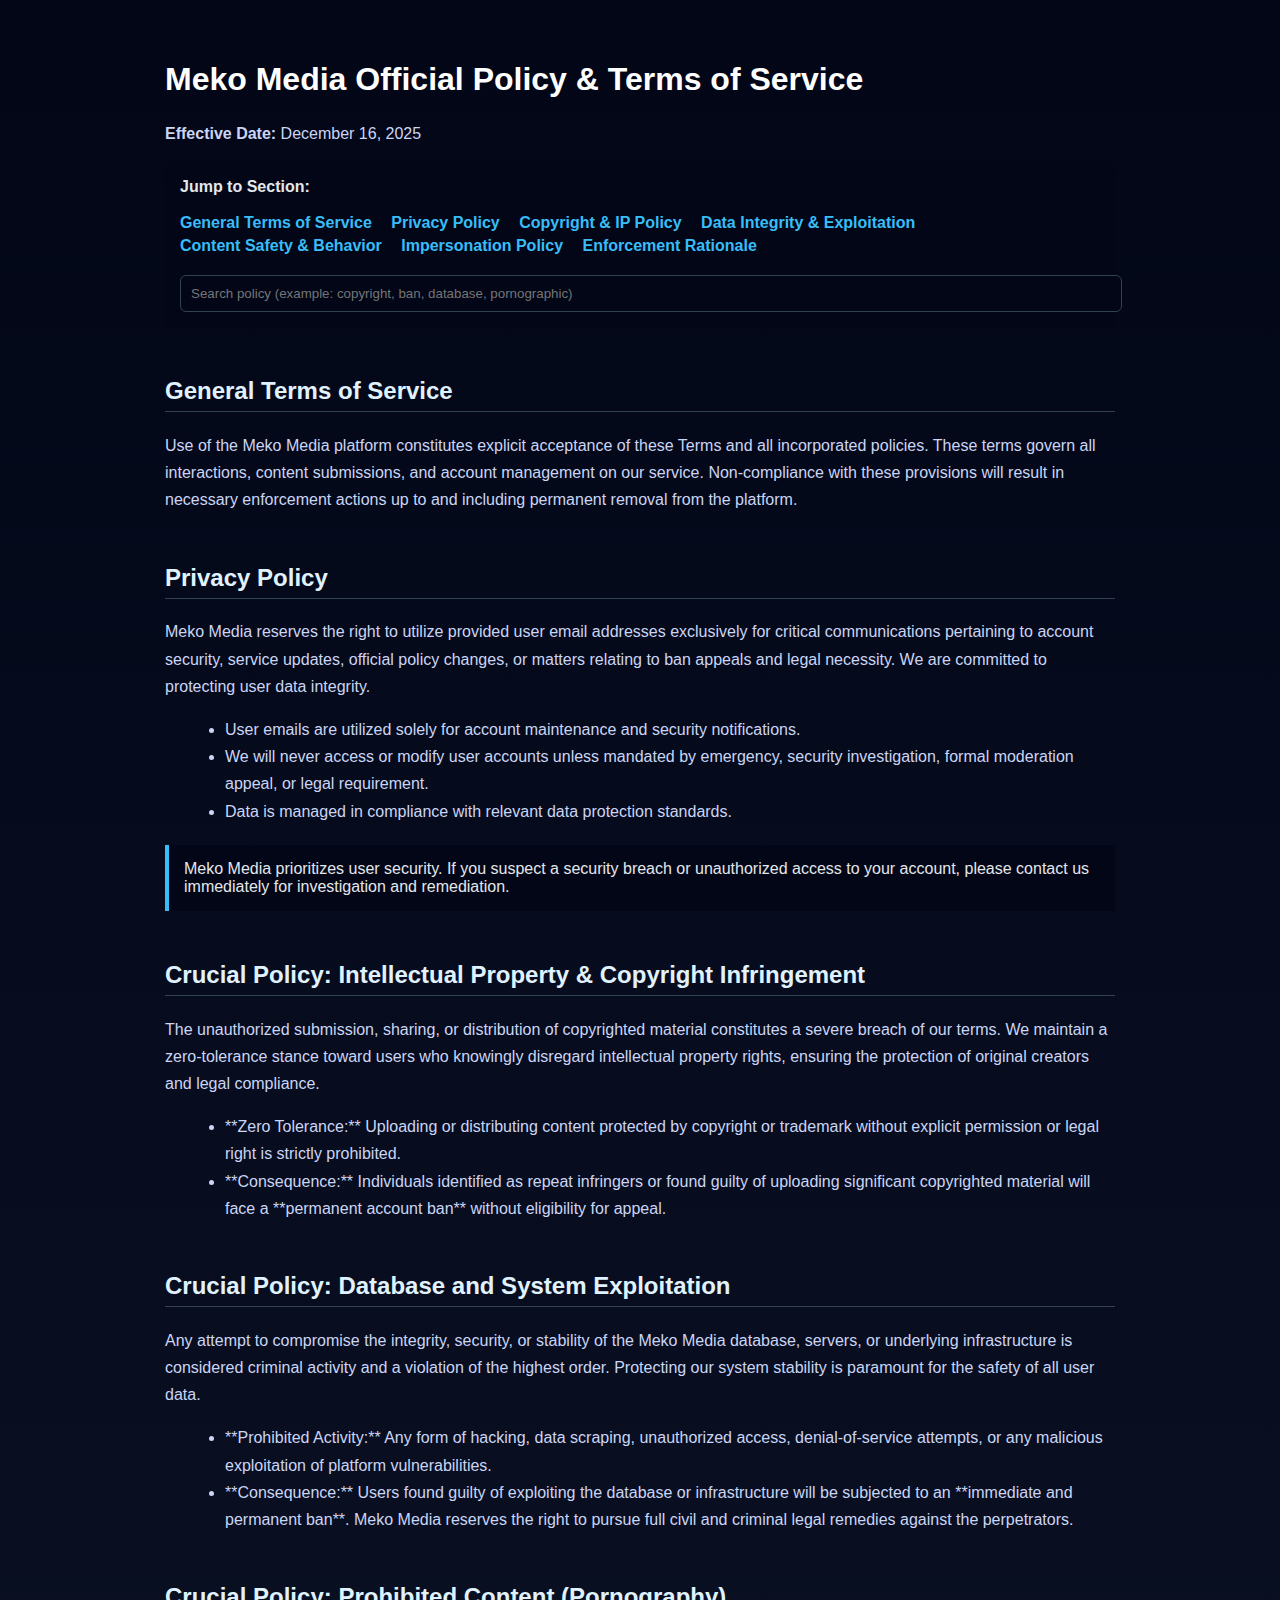
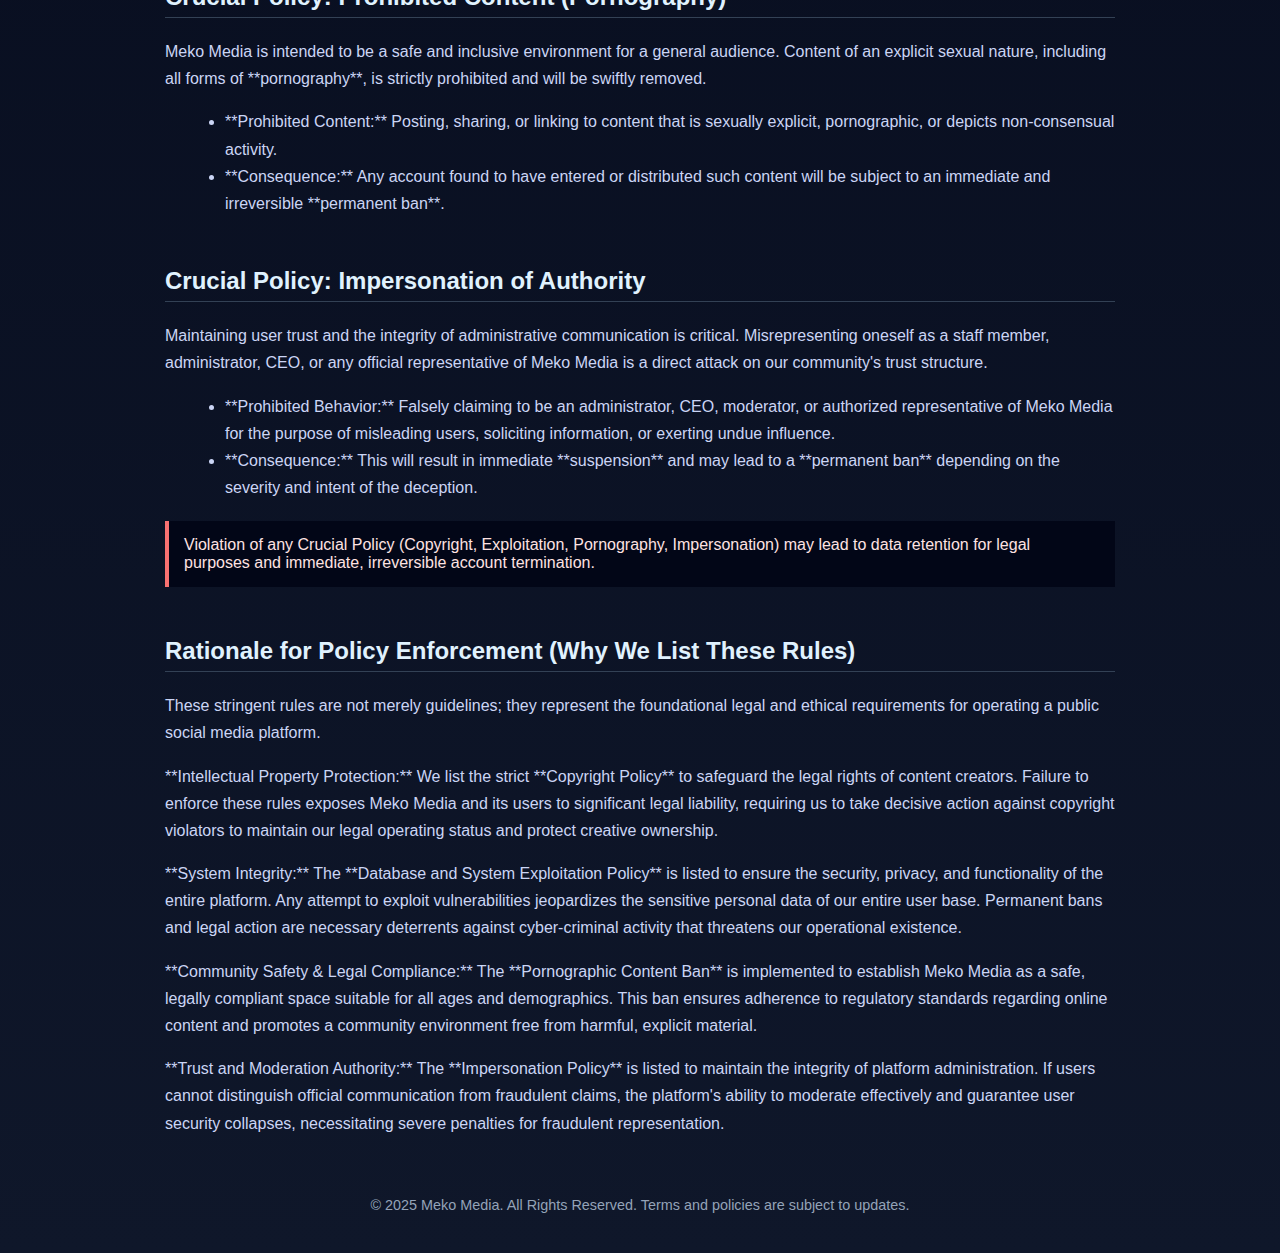
<file: PolicyAndService.html>
<!DOCTYPE html>
<html lang="en">
<head>
<meta charset="UTF-8">
<title>Meko Media — Policy & Terms of Service</title>
<meta name="viewport" content="width=device-width, initial-scale=1.0">
<meta name="description" content="Official Terms of Service, Community Guidelines, and Privacy Policy for the Meko Media platform.">
<style>
/* --- STYLES ARE BASED ON YOUR PROVIDED CSS --- */
body {
  margin: 0;
  font-family: Arial, Helvetica, sans-serif;
  background: linear-gradient(180deg, #020617, #0f172a);
  color: #e5e7eb;
}

.container {
  max-width: 950px;
  margin: auto;
  padding: 40px 20px;
}

h1 {
  color: #fff;
}

h2 {
  margin-top: 50px;
  border-bottom: 1px solid #334155;
  padding-bottom: 6px;
  color: #e0f2fe;
}

h3 {
  margin-top: 30px;
  color: #bae6fd;
}

p, li {
  color: #cbd5f5;
  line-height: 1.7;
}

ul {
  margin-left: 20px;
}

.notice, .warning {
  background: #020617;
  padding: 15px;
  margin: 20px 0;
  border-left: 4px solid;
}

.notice { border-color: #38bdf8; }
.warning { border-color: #f87171; color: #fee2e2; }

.nav {
  background: #020617;
  padding: 15px;
  border-radius: 8px;
  margin-bottom: 30px;
  /* Added sticky navigation for better user experience */
  position: sticky; 
  top: 0; 
  z-index: 1000;
}

.nav a {
  color: #38bdf8;
  text-decoration: none;
  margin-right: 15px;
  font-weight: bold;
  display: inline-block; /* Better spacing control */
  margin-bottom: 5px;
}

.nav a:hover {
  text-decoration: underline;
}

.search-box {
  margin-top: 15px;
}

.search-box input {
  width: 100%;
  padding: 10px;
  background: #020617;
  border: 1px solid #334155;
  color: #fff;
  border-radius: 6px;
}

.highlight {
  background: #1e3a8a;
  padding: 2px 4px;
  border-radius: 4px;
}

footer {
  margin-top: 60px;
  text-align: center;
  font-size: 0.9rem;
  color: #94a3b8;
}
</style>
</head>

<body>
<div class="container">

<h1>Meko Media Official Policy & Terms of Service</h1>
<p><strong>Effective Date:</strong> December 16, 2025</p>

<div class="nav">
  <strong>Jump to Section:</strong><br><br>
  <a href="#terms">General Terms of Service</a>
  <a href="#privacy">Privacy Policy</a>
  <a href="#copyright">Copyright & IP Policy</a>
  <a href="#exploitation">Data Integrity & Exploitation</a>
  <a href="#safety">Content Safety & Behavior</a>
  <a href="#impersonation">Impersonation Policy</a>
  <a href="#enforcement">Enforcement Rationale</a>

  <div class="search-box">
    <input type="text" id="searchInput" placeholder="Search policy (example: copyright, ban, database, pornographic)">
  </div>
</div>

<h2 id="terms">General Terms of Service</h2>
<p>
Use of the Meko Media platform constitutes explicit acceptance of these Terms and all incorporated policies. These terms govern all interactions, content submissions, and account management on our service. Non-compliance with these provisions will result in necessary enforcement actions up to and including permanent removal from the platform.
</p>

<h2 id="privacy">Privacy Policy</h2>
<p>
Meko Media reserves the right to utilize provided user email addresses exclusively for critical communications pertaining to account security, service updates, official policy changes, or matters relating to ban appeals and legal necessity. We are committed to protecting user data integrity.
</p>

<ul>
  <li>User emails are utilized solely for account maintenance and security notifications.</li>
  <li>We will never access or modify user accounts unless mandated by emergency, security investigation, formal moderation appeal, or legal requirement.</li>
  <li>Data is managed in compliance with relevant data protection standards.</li>
</ul>

<div class="notice">
Meko Media prioritizes user security. If you suspect a security breach or unauthorized access to your account, please contact us immediately for investigation and remediation.
</div>

<h2 id="copyright">Crucial Policy: Intellectual Property & Copyright Infringement</h2>
<p>
The unauthorized submission, sharing, or distribution of copyrighted material constitutes a severe breach of our terms. We maintain a zero-tolerance stance toward users who knowingly disregard intellectual property rights, ensuring the protection of original creators and legal compliance.
</p>

<ul>
  <li>**Zero Tolerance:** Uploading or distributing content protected by copyright or trademark without explicit permission or legal right is strictly prohibited.</li>
  <li>**Consequence:** Individuals identified as repeat infringers or found guilty of uploading significant copyrighted material will face a **permanent account ban** without eligibility for appeal.</li>
</ul>

<h2 id="exploitation">Crucial Policy: Database and System Exploitation</h2>
<p>
Any attempt to compromise the integrity, security, or stability of the Meko Media database, servers, or underlying infrastructure is considered criminal activity and a violation of the highest order. Protecting our system stability is paramount for the safety of all user data.
</p>

<ul>
  <li>**Prohibited Activity:** Any form of hacking, data scraping, unauthorized access, denial-of-service attempts, or any malicious exploitation of platform vulnerabilities.</li>
  <li>**Consequence:** Users found guilty of exploiting the database or infrastructure will be subjected to an **immediate and permanent ban**. Meko Media reserves the right to pursue full civil and criminal legal remedies against the perpetrators.</li>
</ul>

<h2 id="safety">Crucial Policy: Prohibited Content (Pornography)</h2>
<p>
Meko Media is intended to be a safe and inclusive environment for a general audience. Content of an explicit sexual nature, including all forms of **pornography**, is strictly prohibited and will be swiftly removed.
</p>

<ul>
  <li>**Prohibited Content:** Posting, sharing, or linking to content that is sexually explicit, pornographic, or depicts non-consensual activity.</li>
  <li>**Consequence:** Any account found to have entered or distributed such content will be subject to an immediate and irreversible **permanent ban**.</li>
</ul>

<h2 id="impersonation">Crucial Policy: Impersonation of Authority</h2>
<p>
Maintaining user trust and the integrity of administrative communication is critical. Misrepresenting oneself as a staff member, administrator, CEO, or any official representative of Meko Media is a direct attack on our community's trust structure.
</p>

<ul>
  <li>**Prohibited Behavior:** Falsely claiming to be an administrator, CEO, moderator, or authorized representative of Meko Media for the purpose of misleading users, soliciting information, or exerting undue influence.</li>
  <li>**Consequence:** This will result in immediate **suspension** and may lead to a **permanent ban** depending on the severity and intent of the deception.</li>
</ul>

<div class="warning">
Violation of any Crucial Policy (Copyright, Exploitation, Pornography, Impersonation) may lead to data retention for legal purposes and immediate, irreversible account termination.
</div>

<h2 id="enforcement">Rationale for Policy Enforcement (Why We List These Rules)</h2>
<p>
These stringent rules are not merely guidelines; they represent the foundational legal and ethical requirements for operating a public social media platform.
</p>

<p>
**Intellectual Property Protection:** We list the strict **Copyright Policy** to safeguard the legal rights of content creators. Failure to enforce these rules exposes Meko Media and its users to significant legal liability, requiring us to take decisive action against copyright violators to maintain our legal operating status and protect creative ownership.
</p>
<p>
**System Integrity:** The **Database and System Exploitation Policy** is listed to ensure the security, privacy, and functionality of the entire platform. Any attempt to exploit vulnerabilities jeopardizes the sensitive personal data of our entire user base. Permanent bans and legal action are necessary deterrents against cyber-criminal activity that threatens our operational existence.
</p>
<p>
**Community Safety & Legal Compliance:** The **Pornographic Content Ban** is implemented to establish Meko Media as a safe, legally compliant space suitable for all ages and demographics. This ban ensures adherence to regulatory standards regarding online content and promotes a community environment free from harmful, explicit material.
</p>
<p>
**Trust and Moderation Authority:** The **Impersonation Policy** is listed to maintain the integrity of platform administration. If users cannot distinguish official communication from fraudulent claims, the platform's ability to moderate effectively and guarantee user security collapses, necessitating severe penalties for fraudulent representation.
</p>

<footer>
© 2025 Meko Media. All Rights Reserved. Terms and policies are subject to updates.
</footer>
</div>

<script>
// JavaScript for the search functionality (unchanged, but working)
const searchInput = document.getElementById("searchInput");

searchInput.addEventListener("input", () => {
  const text = searchInput.value.toLowerCase();
  
  // Clear all previous highlights
  document.querySelectorAll(".highlight").forEach(e => {
    // Replace the highlight span with its content
    e.outerHTML = e.innerHTML;
  });

  if (!text) return;

  // Search only within content areas (h2, h3, p, li)
  document.querySelectorAll("h2, h3, p, li").forEach(el => {
    // Use the innerHTML for modification to preserve existing tags (like <a>)
    let content = el.innerHTML;
    
    // Check if the text content includes the search term (case-insensitive)
    if (el.textContent.toLowerCase().includes(text)) {
      // Create a regular expression to find the search text globally (g) and case-insensitively (i)
      const regex = new RegExp(text, "gi");
      
      // Replace matches with the highlighted span
      el.innerHTML = content.replace(
        regex,
        match => `<span class="highlight">${match}</span>`
      );
    }
  });
});
</script>

</body>
</html>
</file>
